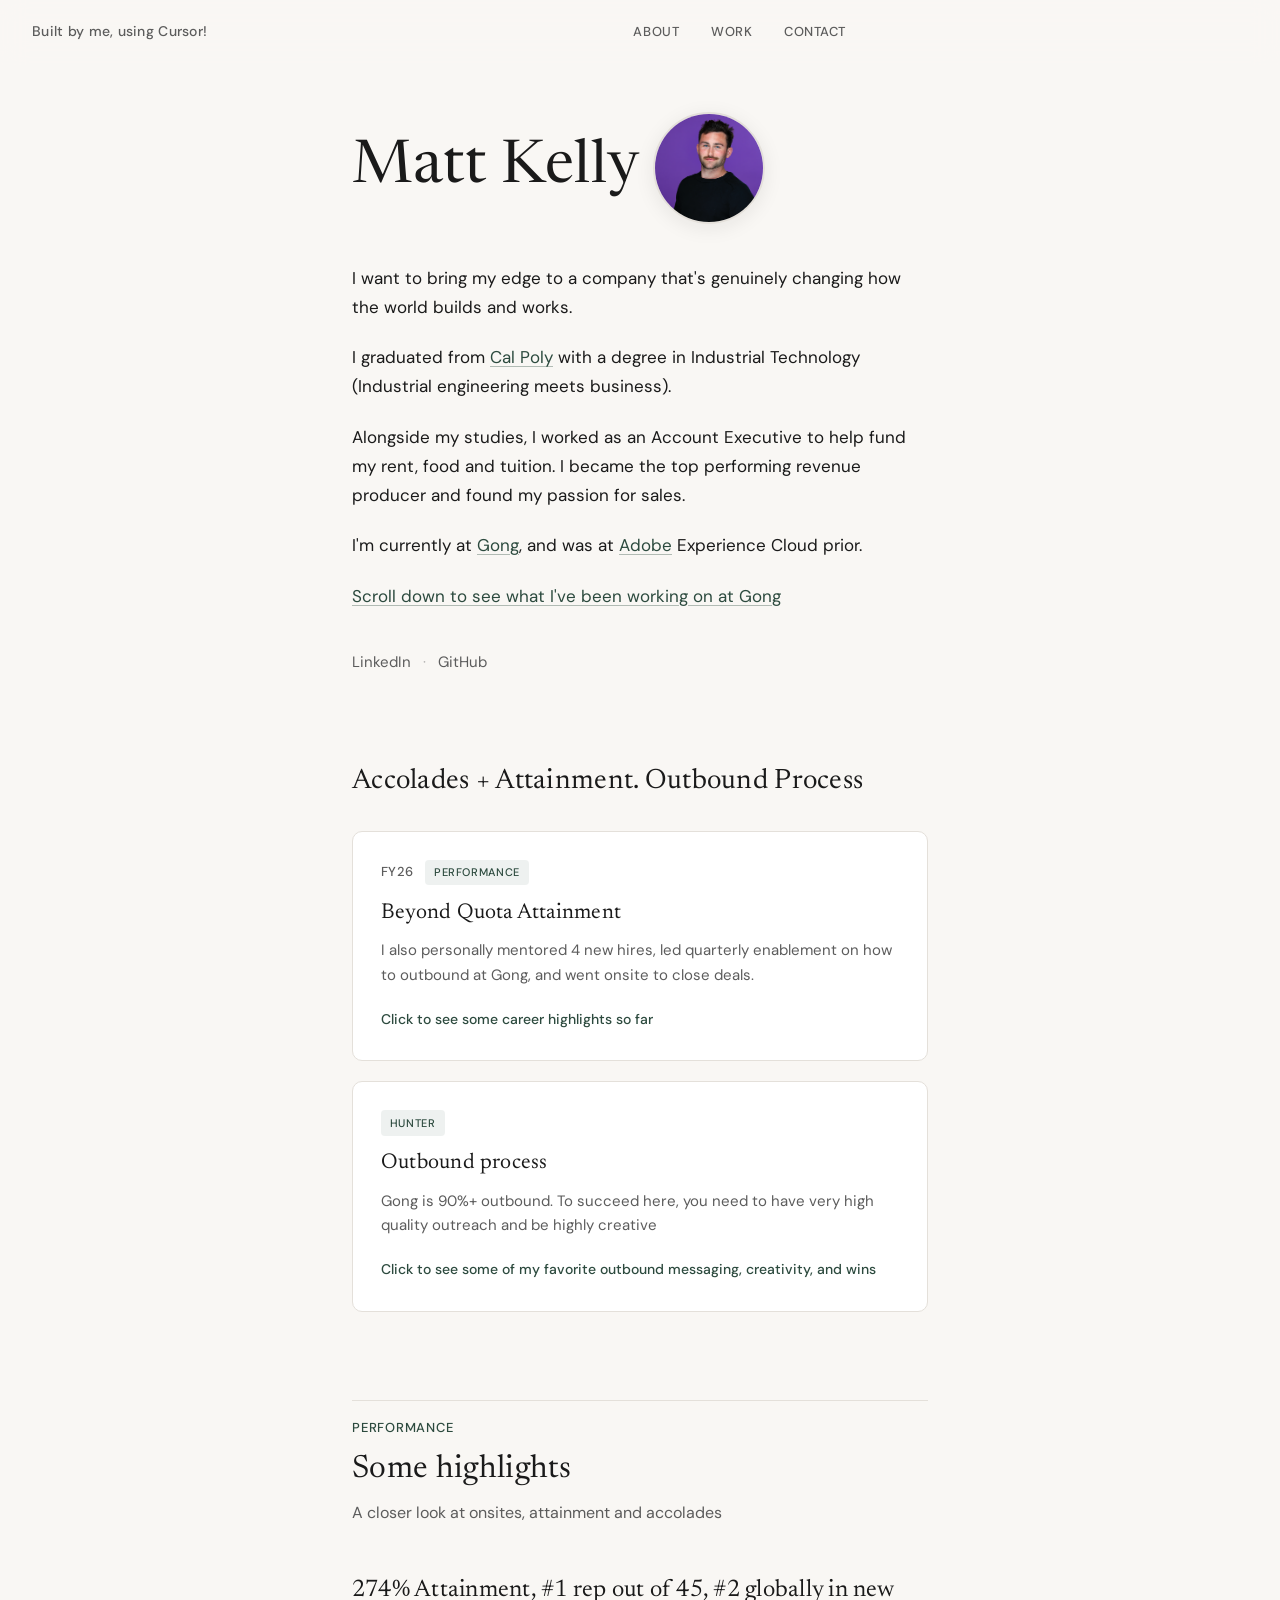
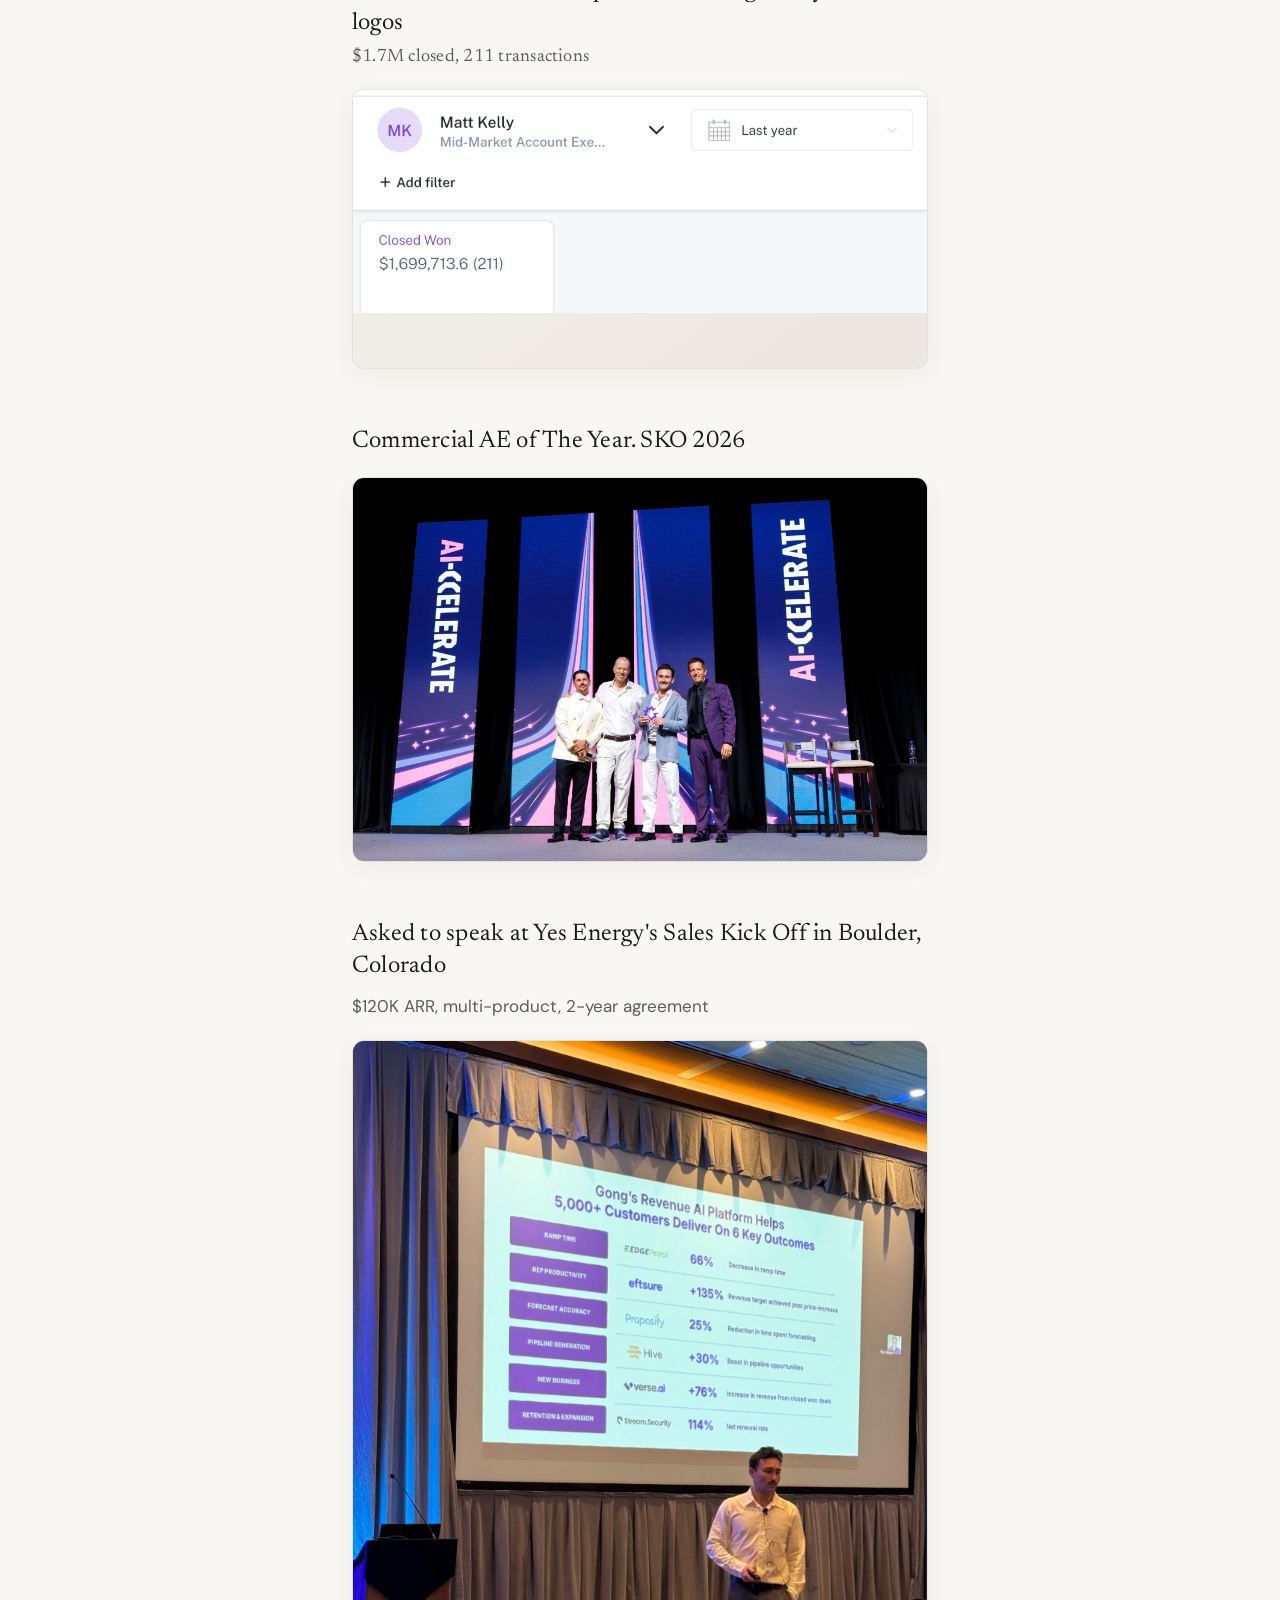
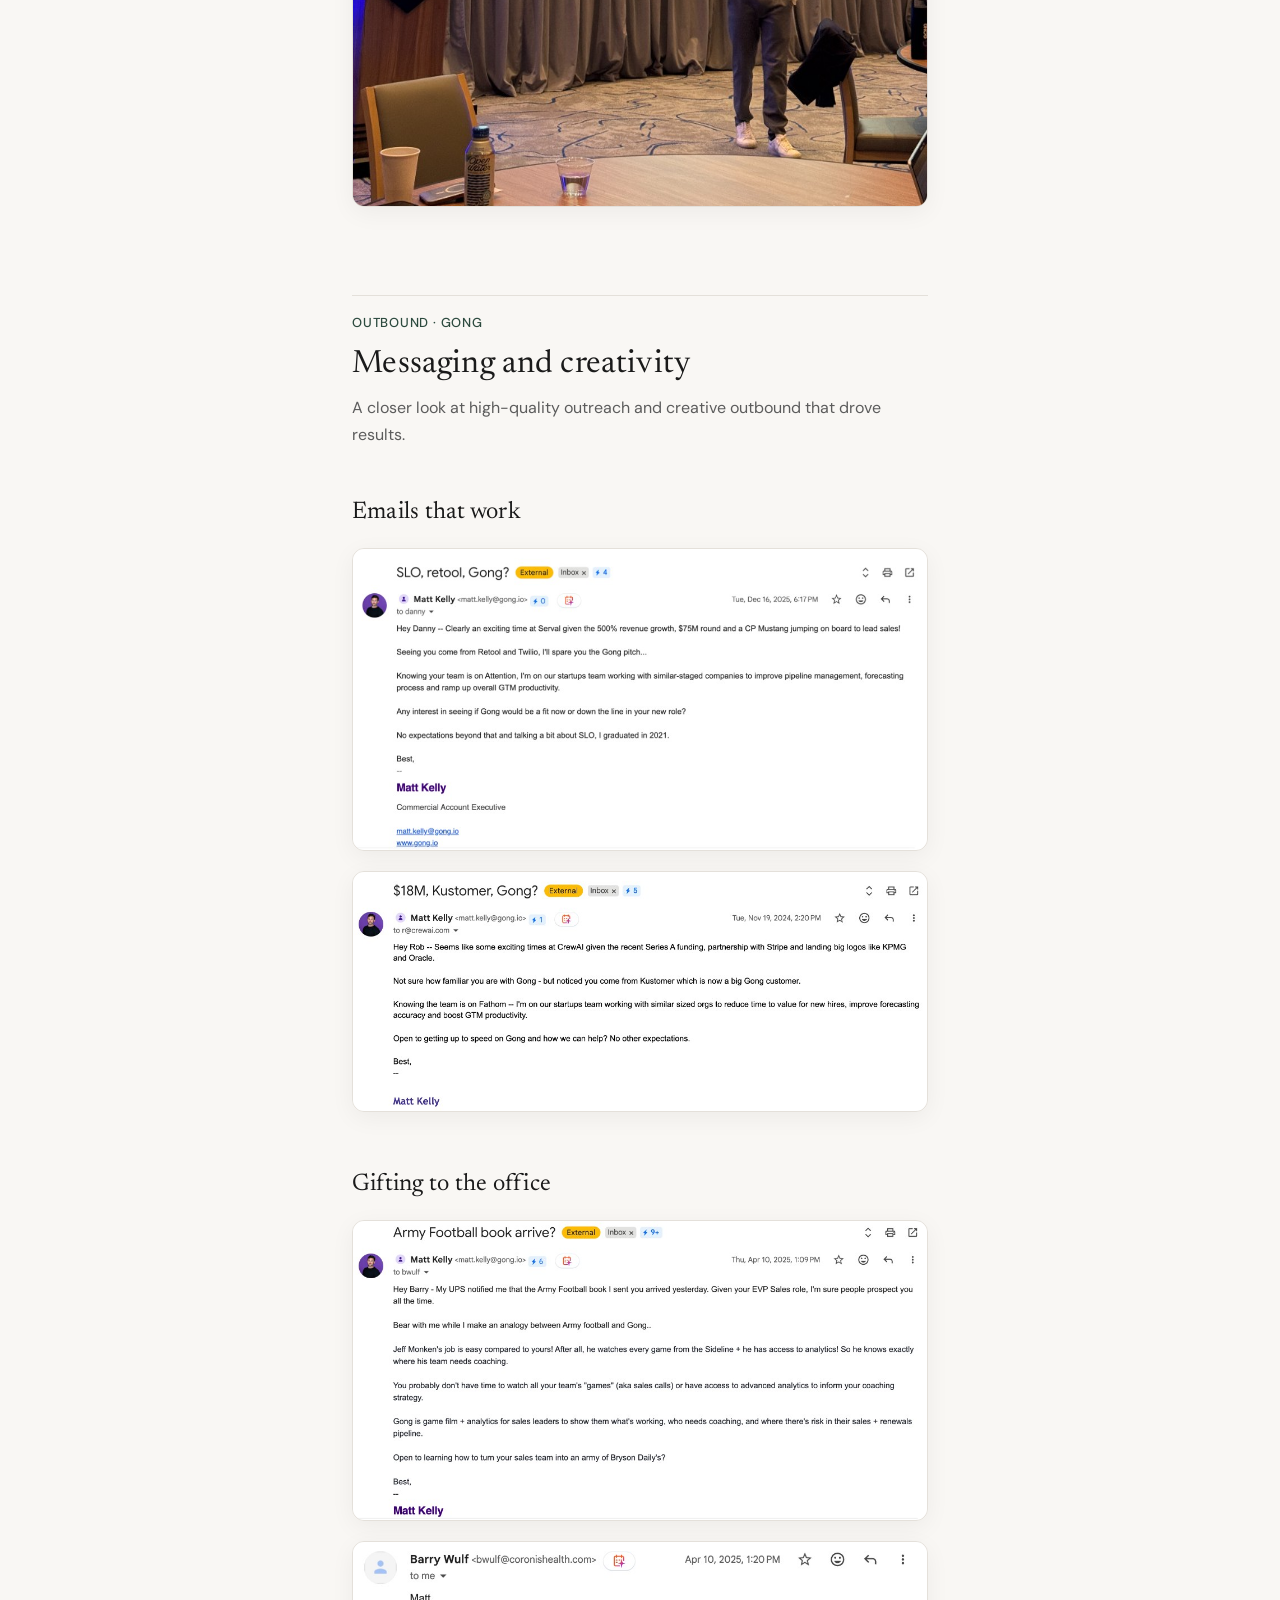
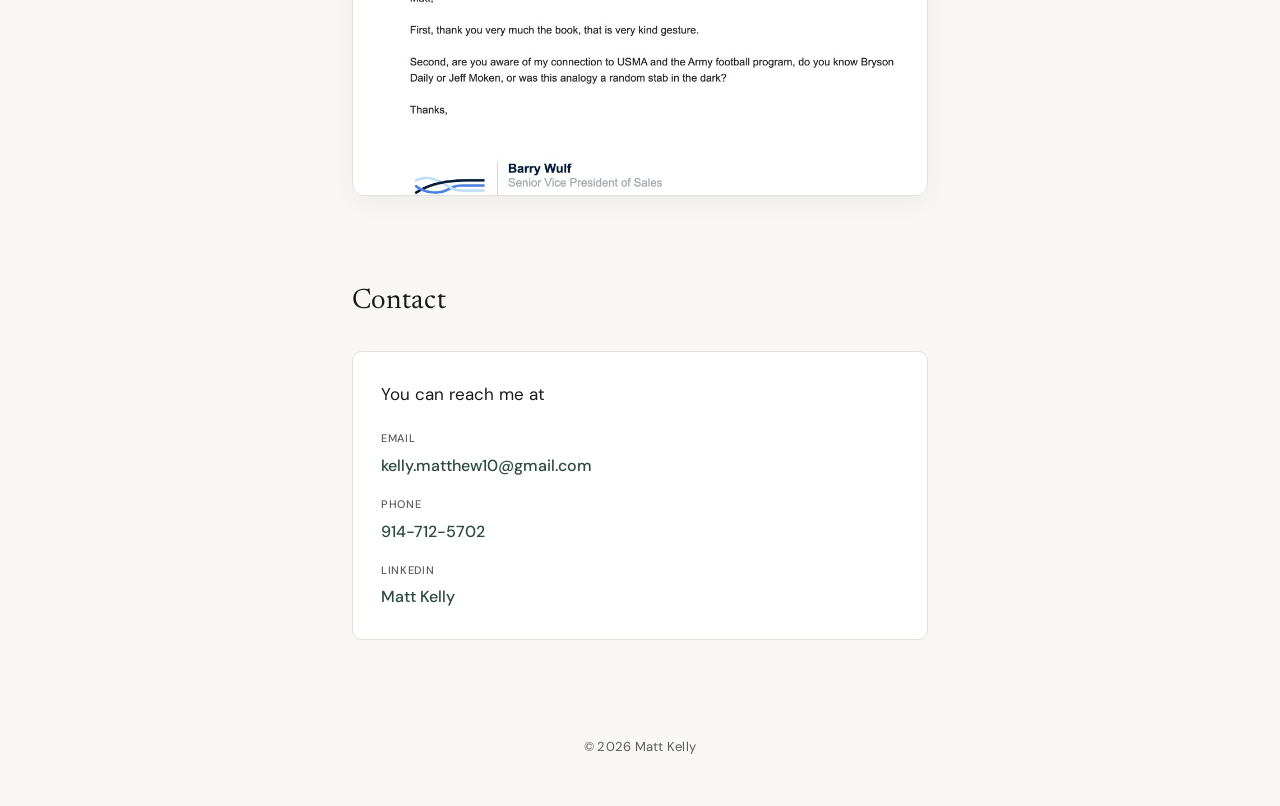
<file: index.html>
<!DOCTYPE html>
<html lang="en">
<head>
  <meta charset="UTF-8">
  <meta name="viewport" content="width=device-width, initial-scale=1.0">
  <meta name="description" content="Personal portfolio — work, projects, and contact.">
  <title>Matt Kelly</title>
  <link rel="preconnect" href="https://fonts.googleapis.com">
  <link rel="preconnect" href="https://fonts.gstatic.com" crossorigin>
  <link href="https://fonts.googleapis.com/css2?family=DM+Sans:ital,opsz,wght@0,9..40,400;0,9..40,500;1,9..40,400&family=Newsreader:ital,opsz,wght@0,6..72,400;0,6..72,500;1,6..72,400&display=swap" rel="stylesheet">
  <link rel="stylesheet" href="style.css">
</head>
<body>

  <header class="site-header">
    <p class="site-badge">Built by me, using Cursor!</p>
    <nav class="nav" aria-label="Primary">
      <a href="#about" class="nav-link">About</a>
      <a href="#work" class="nav-link">Work</a>
      <a href="#contact" class="nav-link">Contact</a>
    </nav>
  </header>

  <main>

    <section id="about" class="section hero">
      <div class="hero-intro">
        <a
          href="https://www.linkedin.com/in/matthewkelly10/"
          class="name-button"
          target="_blank"
          rel="noopener noreferrer"
          aria-label="Visit my LinkedIn profile"
        >
          Matt Kelly
        </a>
        <img
          src="images/headshot.png"
          alt="Matt Kelly"
          class="headshot"
          width="112"
          height="112"
        >
      </div>

      <div class="prose fade-in">
        <p>
          I want to bring my edge to a company that's genuinely changing how the
          world builds and works.
        </p>
        <p>
          I graduated from
          <a href="https://www.calpoly.edu" target="_blank" rel="noopener noreferrer">Cal Poly</a>
          with a degree in Industrial Technology (Industrial engineering meets business).
        </p>
        <p>
          Alongside my studies, I worked as an Account Executive to help
          fund my rent, food and tuition. I became the top performing revenue
          producer and found my passion for sales.
        </p>
        <p>
          I'm currently at
          <a href="https://www.gong.io" target="_blank" rel="noopener noreferrer">Gong</a>, and was at
          <a href="https://www.adobe.com/" target="_blank" rel="noopener noreferrer">Adobe</a>
          Experience Cloud prior.
        </p>
        <p>
          <a href="#work">
            Scroll down to see what I've been working on at Gong
          </a>
        </p>
      </div>

      <div class="social-links fade-in">
        <a href="https://www.linkedin.com/in/matthewkelly10/" target="_blank" rel="noopener noreferrer">LinkedIn</a>
        <span class="divider" aria-hidden="true">·</span>
        <a href="https://github.com/kellymatthew10-oss/ideal-adventure" target="_blank" rel="noopener noreferrer">GitHub</a>
      </div>
    </section>

    <section id="work" class="section work">
      <h2 class="section-title fade-in">Accolades + Attainment. Outbound Process</h2>

      <div class="project-grid">

        <article class="project-card fade-in">
          <div class="project-meta">
            <span class="project-year">FY26</span>
            <span class="project-tag">Performance</span>
          </div>
          <h3 class="project-title">Beyond Quota Attainment</h3>
          <p class="project-description">
            I also personally mentored 4 new hires, led quarterly enablement on how to
            outbound at Gong, and went onsite to close deals.
          </p>
          <a href="#performance" class="project-link">
            Click to see some career highlights so far
          </a>
        </article>

        <article class="project-card fade-in">
          <div class="project-meta">
            <span class="project-tag">Hunter</span>
          </div>
          <h3 class="project-title">Outbound process</h3>
          <p class="project-description">
            Gong is 90%+ outbound. To succeed here, you need to have very high quality
            outreach and be highly creative
          </p>
          <a href="#outbound" class="project-link">
            Click to see some of my favorite outbound messaging, creativity, and wins
          </a>
        </article>

      </div>
    </section>

    <section id="performance" class="section work-detail" aria-labelledby="performance-heading">
      <header class="work-detail-header fade-in">
        <p class="work-detail-eyebrow">Performance</p>
        <h2 id="performance-heading" class="work-detail-title">Some highlights</h2>
        <p class="work-detail-intro">
          A closer look at onsites, attainment and accolades
        </p>
      </header>

      <div class="media-block fade-in">
        <h3 class="media-heading">
          274% Attainment, #1 rep out of 45, #2 globally in new logos<br>
          <span class="media-heading-sub">$1.7M closed, 211 transactions</span>
        </h3>
        <div class="media-frame media-frame--image">
          <img
            src="images/new-logos.png"
            alt="Matt Kelly — #2 globally in new logos, $1,699,713.6 closed won across 211 deals"
            class="media-image"
          >
        </div>
      </div>

      <div class="media-block fade-in">
        <h3 class="media-heading">Commercial AE of The Year. SKO 2026</h3>
        <div class="media-frame media-frame--image">
          <img
            src="images/sko-award.png"
            alt="Commercial AE of the Year award at Gong SKO 2026"
            class="media-image"
          >
        </div>
      </div>

      <div class="media-block fade-in">
        <h3 class="media-heading">Asked to speak at Yes Energy's Sales Kick Off in Boulder, Colorado</h3>
        <p class="media-detail">$120K ARR, multi-product, 2-year agreement</p>
        <div class="media-frame media-frame--image">
          <img
            src="images/yes-energy-sko.png"
            alt="Matt Kelly speaking at Yes Energy's Sales Kick Off in Boulder, Colorado"
            class="media-image"
          >
        </div>
      </div>
    </section>

    <section id="outbound" class="section work-detail" aria-labelledby="outbound-heading">
      <header class="work-detail-header fade-in">
        <p class="work-detail-eyebrow">Outbound · Gong</p>
        <h2 id="outbound-heading" class="work-detail-title">Messaging and creativity</h2>
        <p class="work-detail-intro">
          A closer look at high-quality outreach and creative outbound that drove results.
        </p>
      </header>

      <div class="media-block fade-in">
        <h3 class="media-heading">Emails that work</h3>
        <div class="media-stack">
          <div class="media-frame media-frame--image">
            <img
              src="images/outbound-messaging.png"
              alt="Outbound email to Danny at Serval — personalized Gong outreach referencing revenue growth, Retool, and Twilio"
              class="media-image"
            >
          </div>
          <div class="media-frame media-frame--image">
            <img
              src="images/outbound-creativity.png"
              alt="Outbound email to Rob at CrewAI — personalized outreach referencing Series A, Stripe partnership, and Kustomer background"
              class="media-image"
            >
          </div>
        </div>
      </div>

      <div class="media-block fade-in">
        <h3 class="media-heading">Gifting to the office</h3>
        <div class="media-stack">
          <div class="media-frame media-frame--image">
            <img
              src="images/outbound-army-email.png"
              alt="Outbound email to Barry — Army Football book and Gong coaching analogy"
              class="media-image"
            >
          </div>
          <div class="media-frame media-frame--image">
            <img
              src="images/outbound-army-reply.png"
              alt="Reply from Barry Wulf thanking Matt for the book and asking about the USMA personalization"
              class="media-image"
            >
          </div>
        </div>
      </div>
    </section>

    <section id="contact" class="section contact">
      <h2 class="section-title fade-in">Contact</h2>
      <div class="contact-card fade-in">
        <p class="contact-lead">You can reach me at</p>
        <ul class="contact-list">
          <li class="contact-item">
            <span class="contact-label">Email</span>
            <a href="mailto:kelly.matthew10@gmail.com">kelly.matthew10@gmail.com</a>
          </li>
          <li class="contact-item">
            <span class="contact-label">Phone</span>
            <a href="tel:+19147125702">914-712-5702</a>
          </li>
          <li class="contact-item">
            <span class="contact-label">LinkedIn</span>
            <a href="https://www.linkedin.com/in/matthewkelly10/" target="_blank" rel="noopener noreferrer">Matt Kelly</a>
          </li>
        </ul>
      </div>
    </section>

  </main>

  <footer class="site-footer fade-in">
    <p>© <span id="year"></span> Matt Kelly</p>
  </footer>

  <script src="script.js"></script>
</body>
</html>
</file>
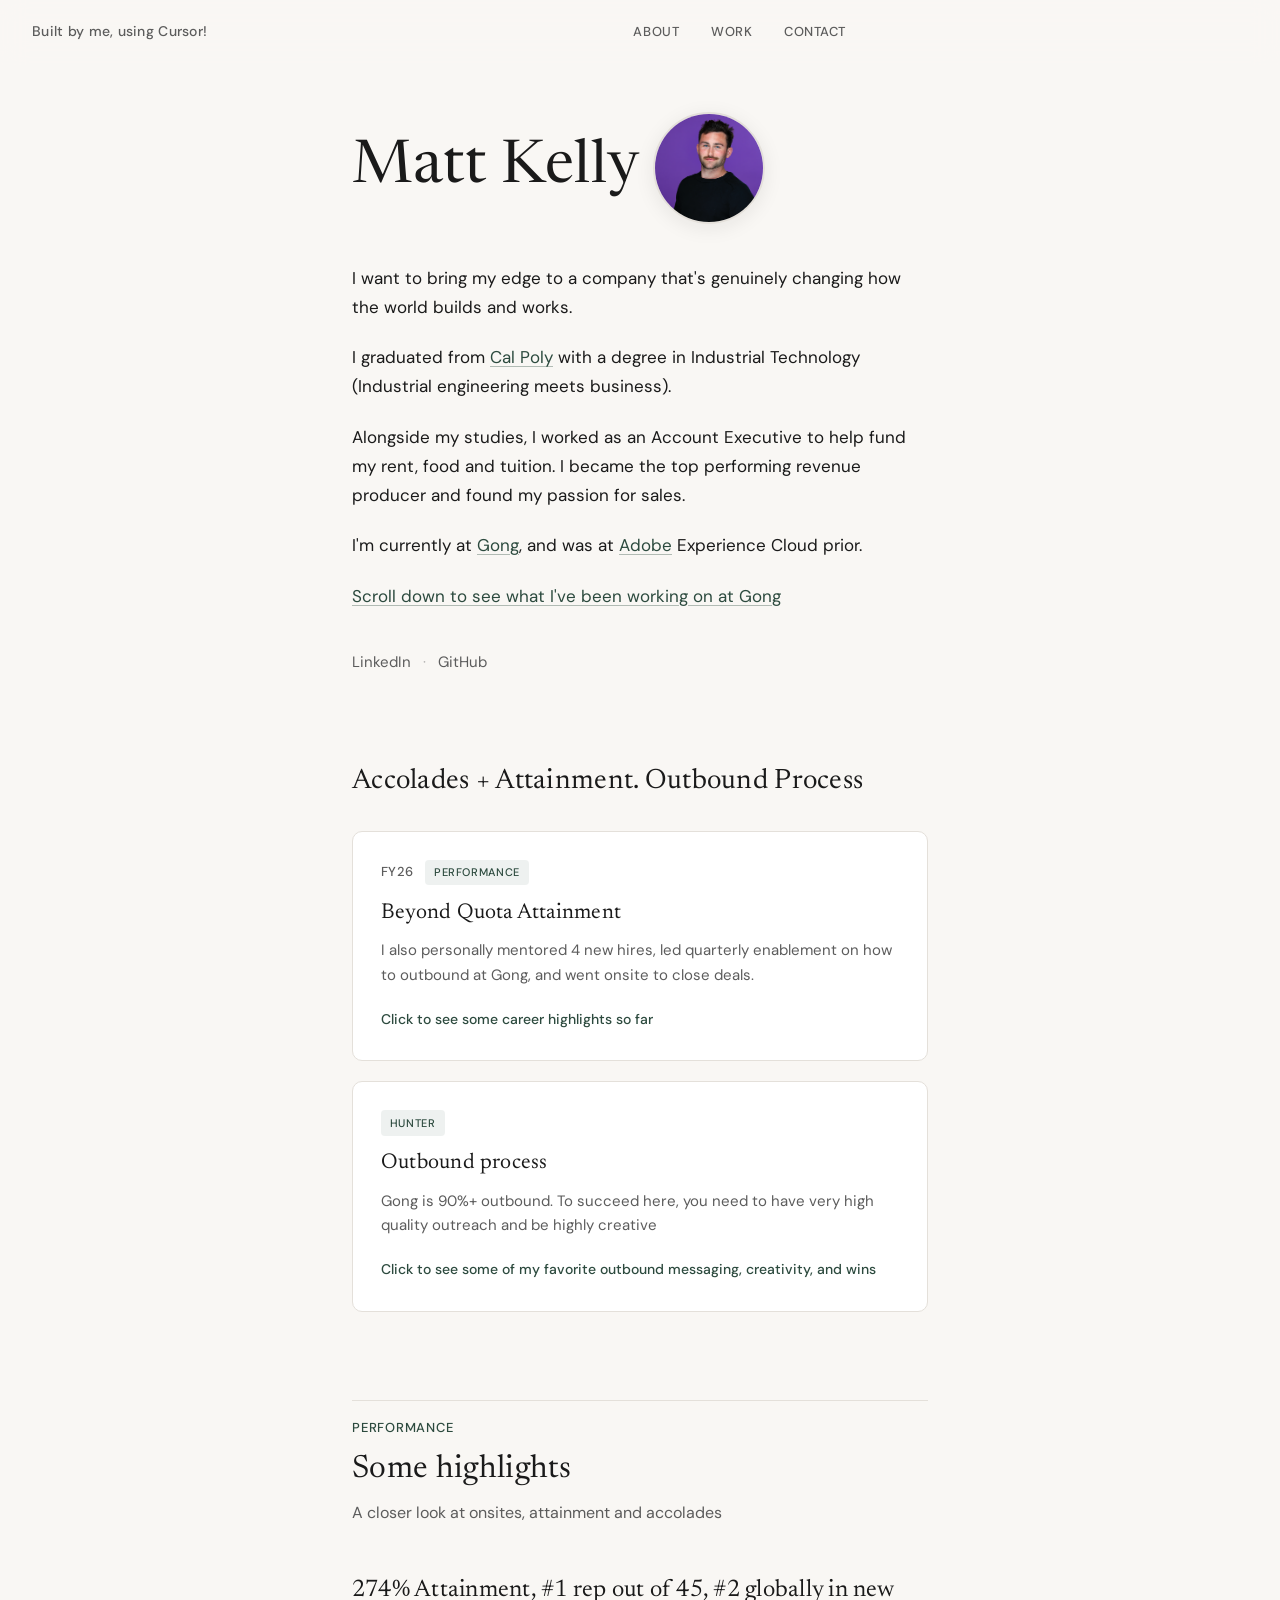
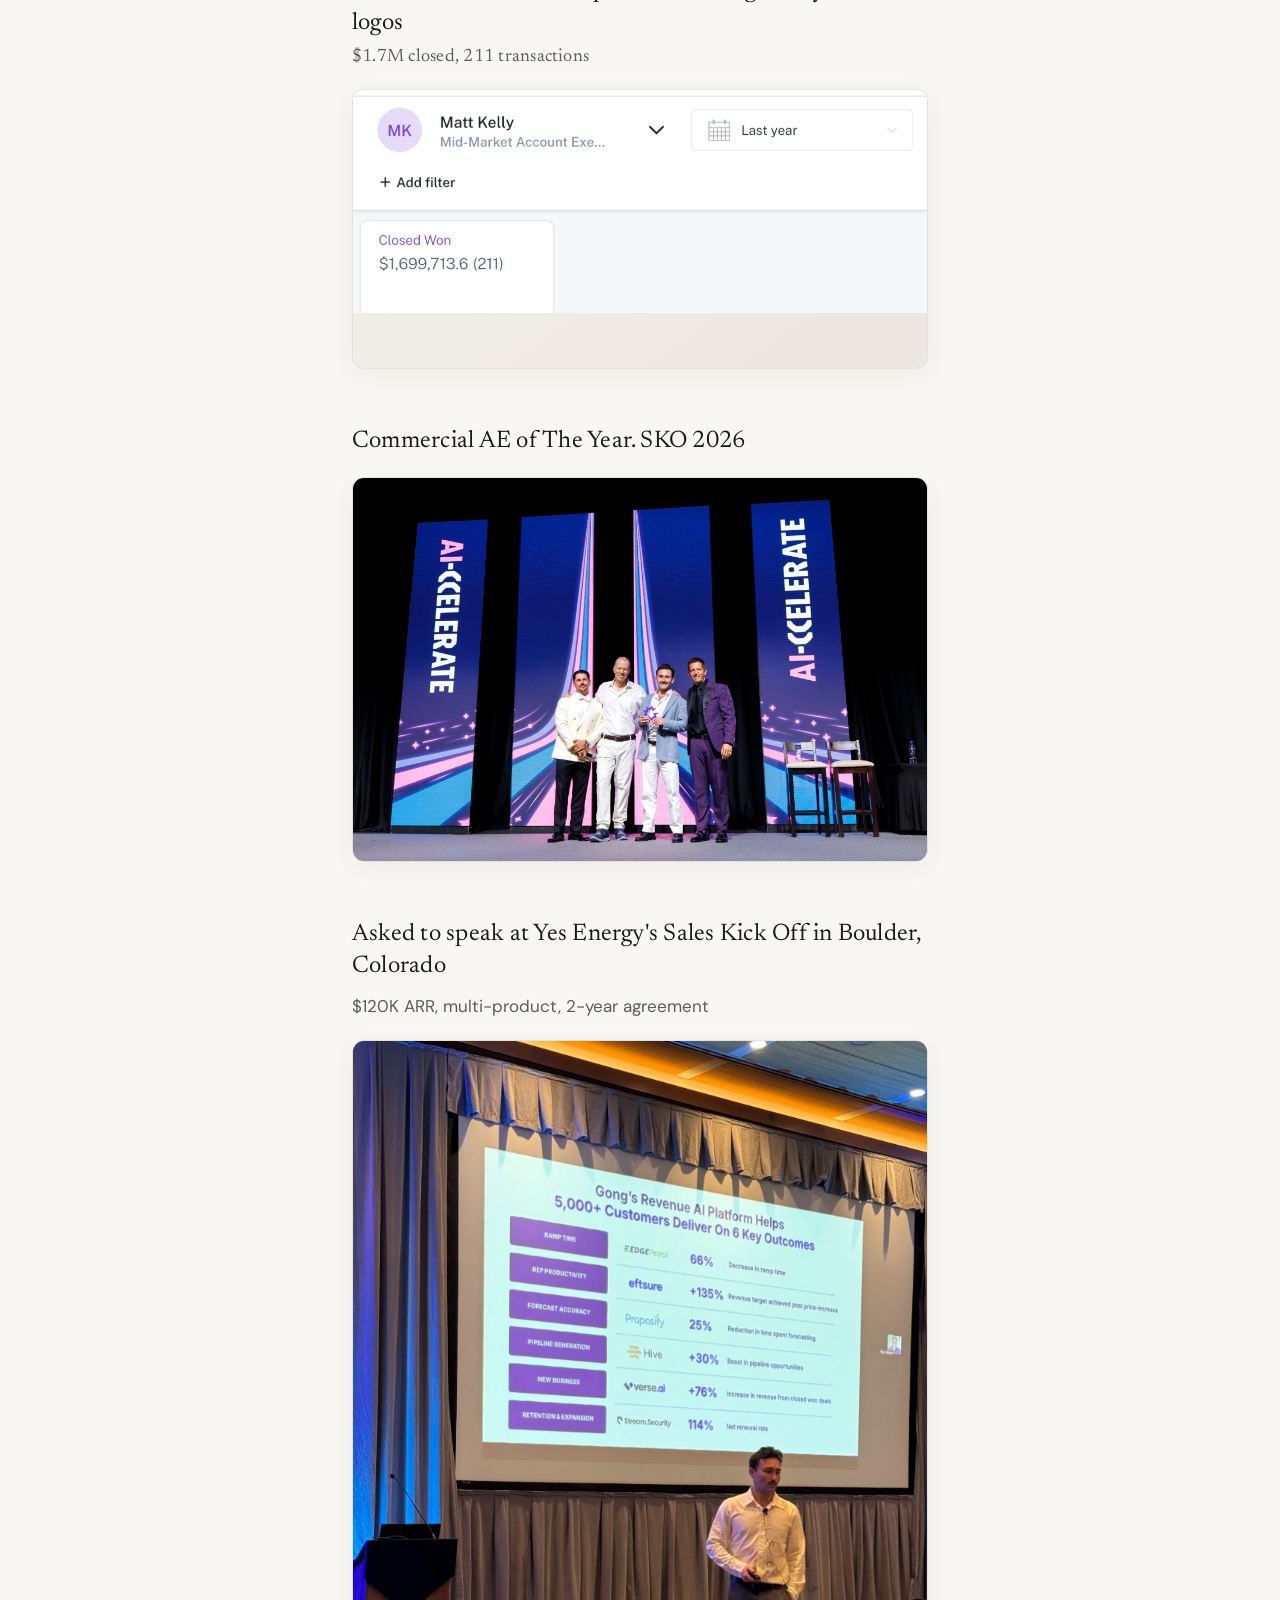
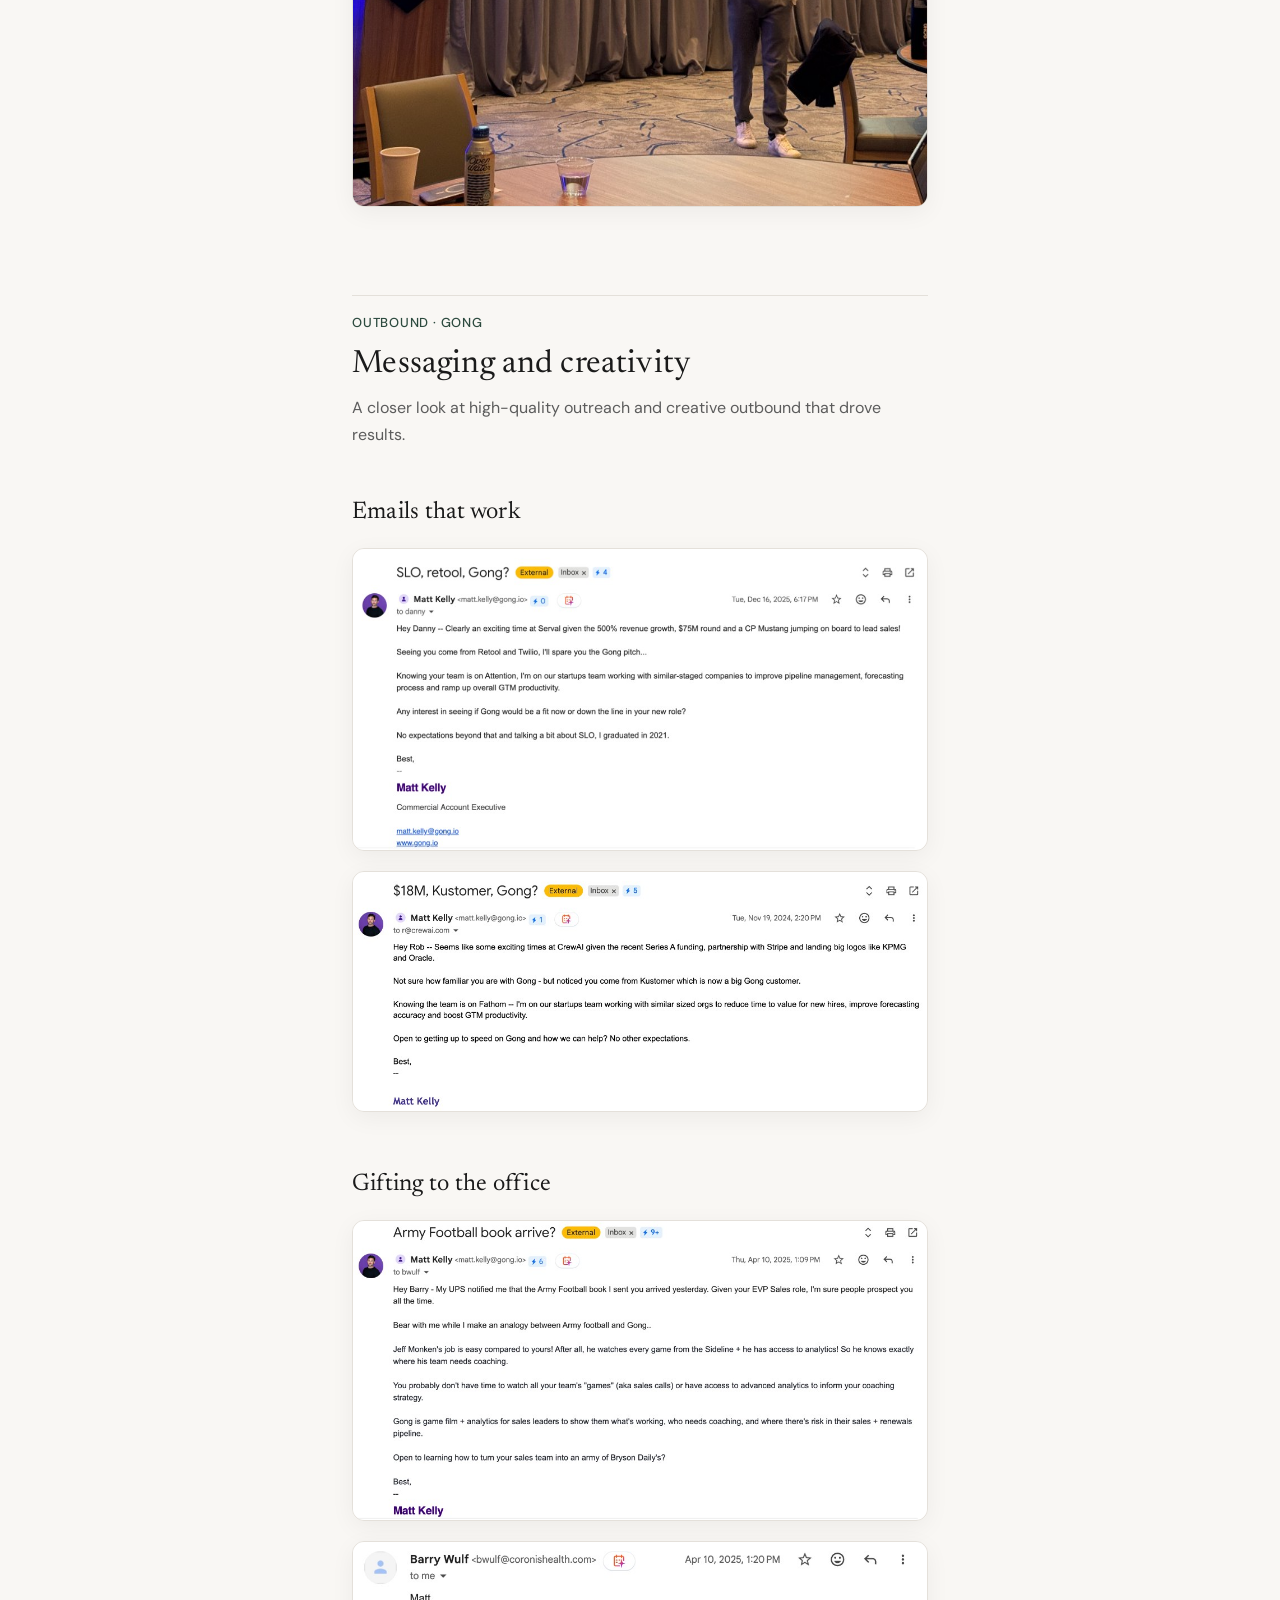
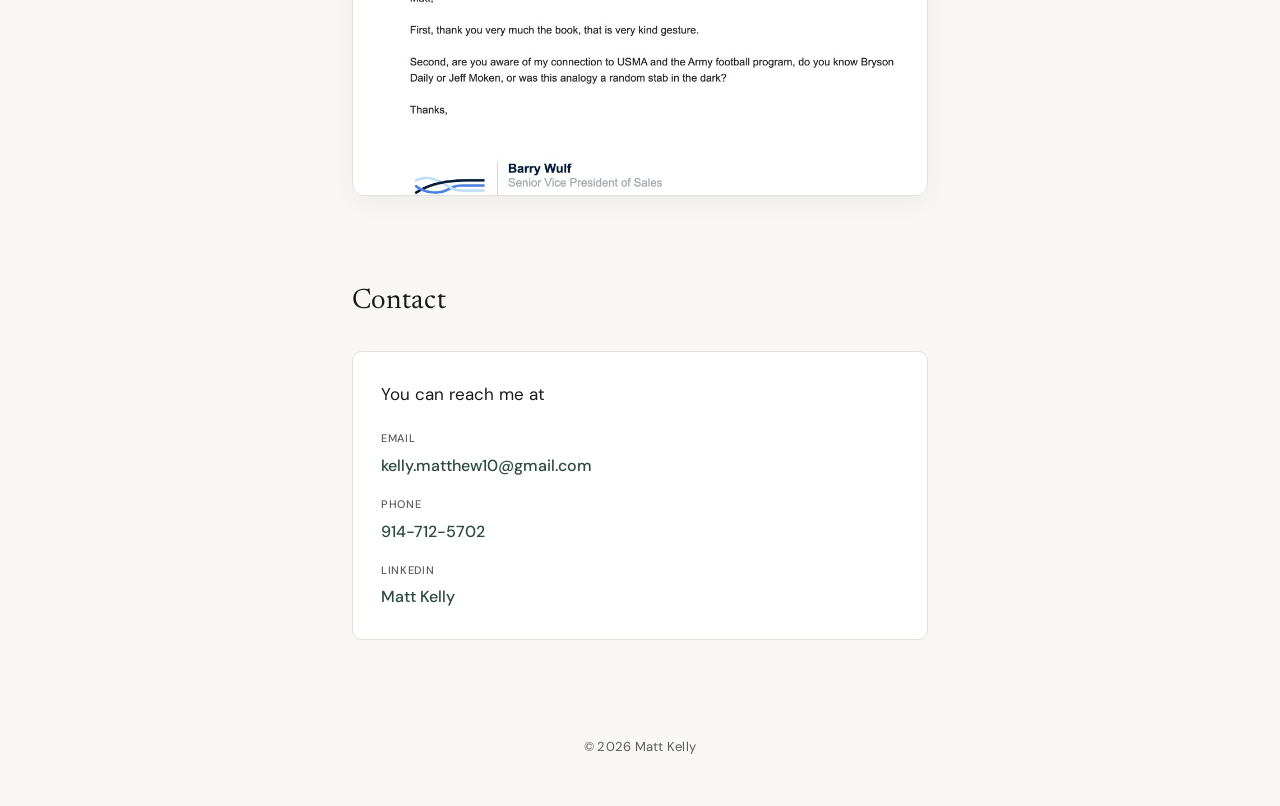
<file: beyond-quota.html>
<!DOCTYPE html>
<html lang="en">
<head>
  <meta charset="UTF-8">
  <meta http-equiv="refresh" content="0; url=index.html#performance">
  <meta name="viewport" content="width=device-width, initial-scale=1.0">
  <title>Beyond Quota Attainment · Matt Kelly</title>
  <link rel="canonical" href="index.html#performance">
  <script>location.replace("index.html#performance");</script>
</head>
<body>
  <p><a href="index.html#performance">Go to performance highlights</a></p>
</body>
</html>
</file>
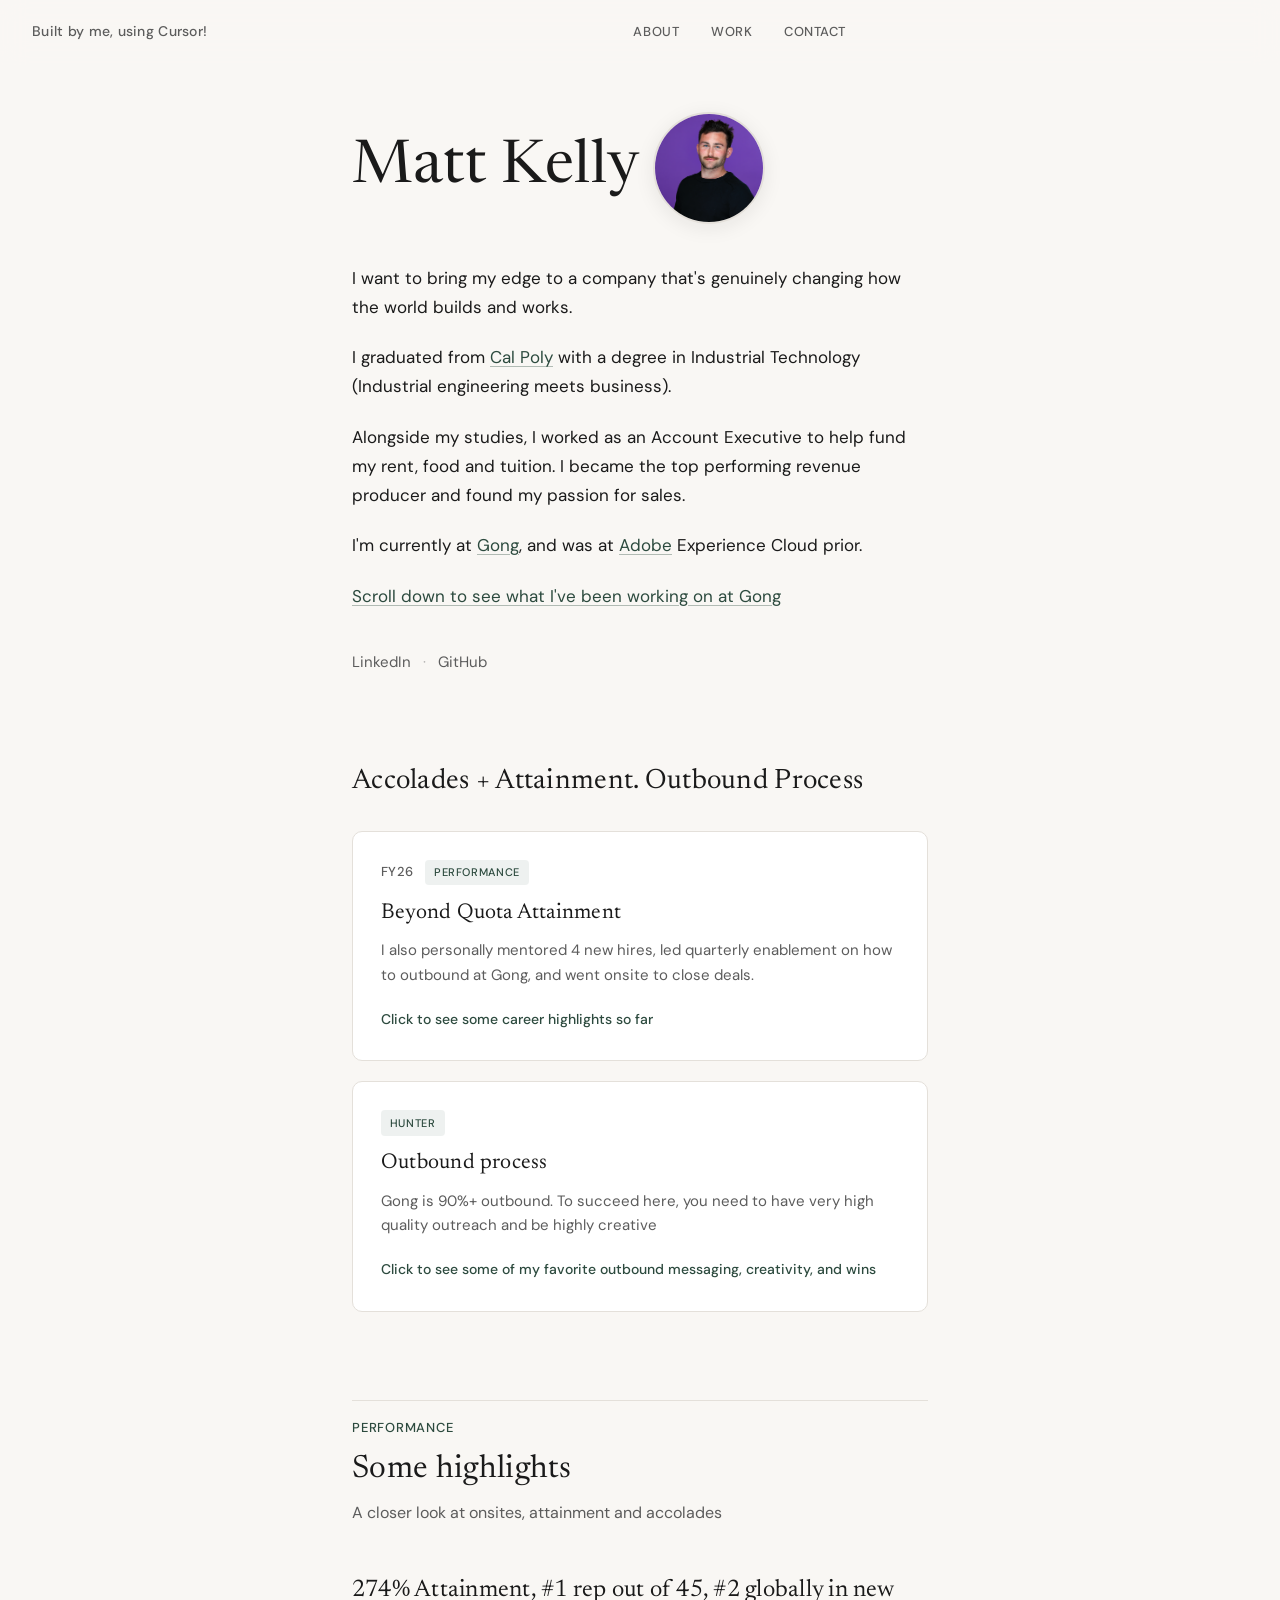
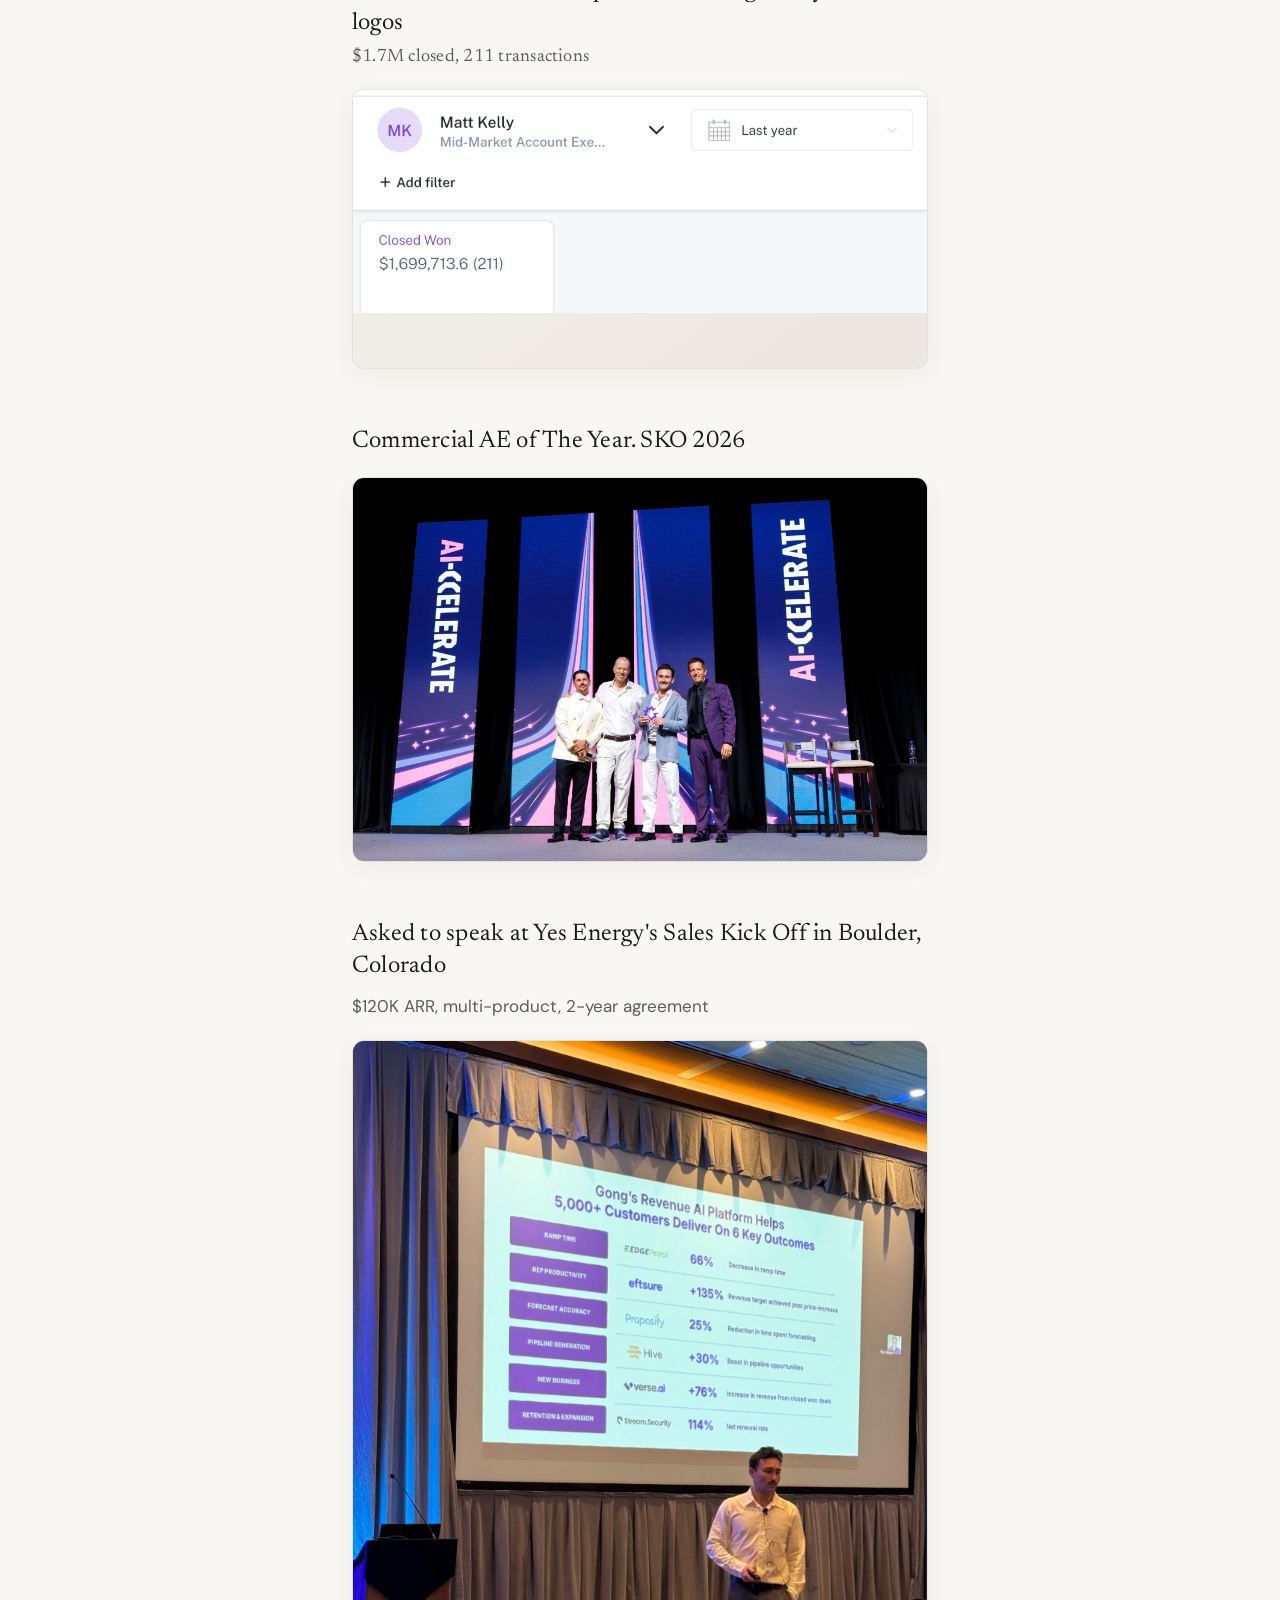
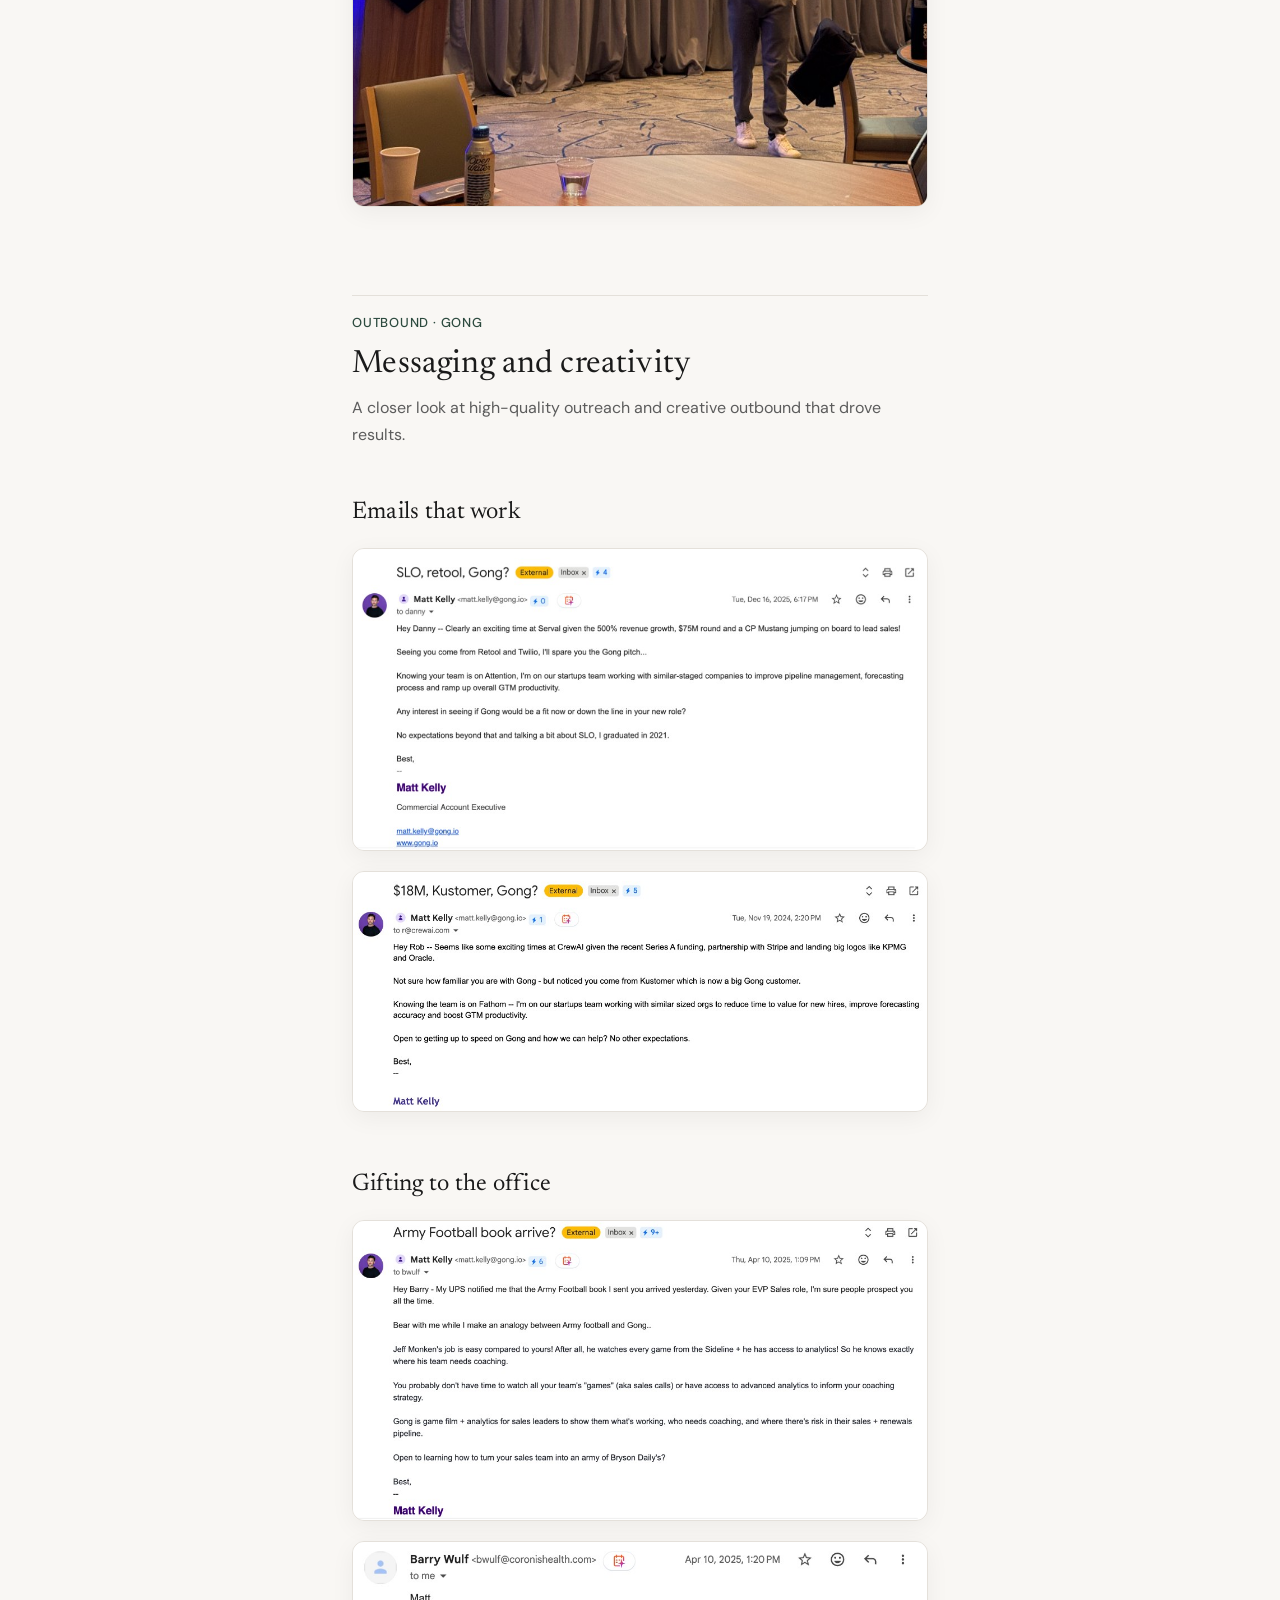
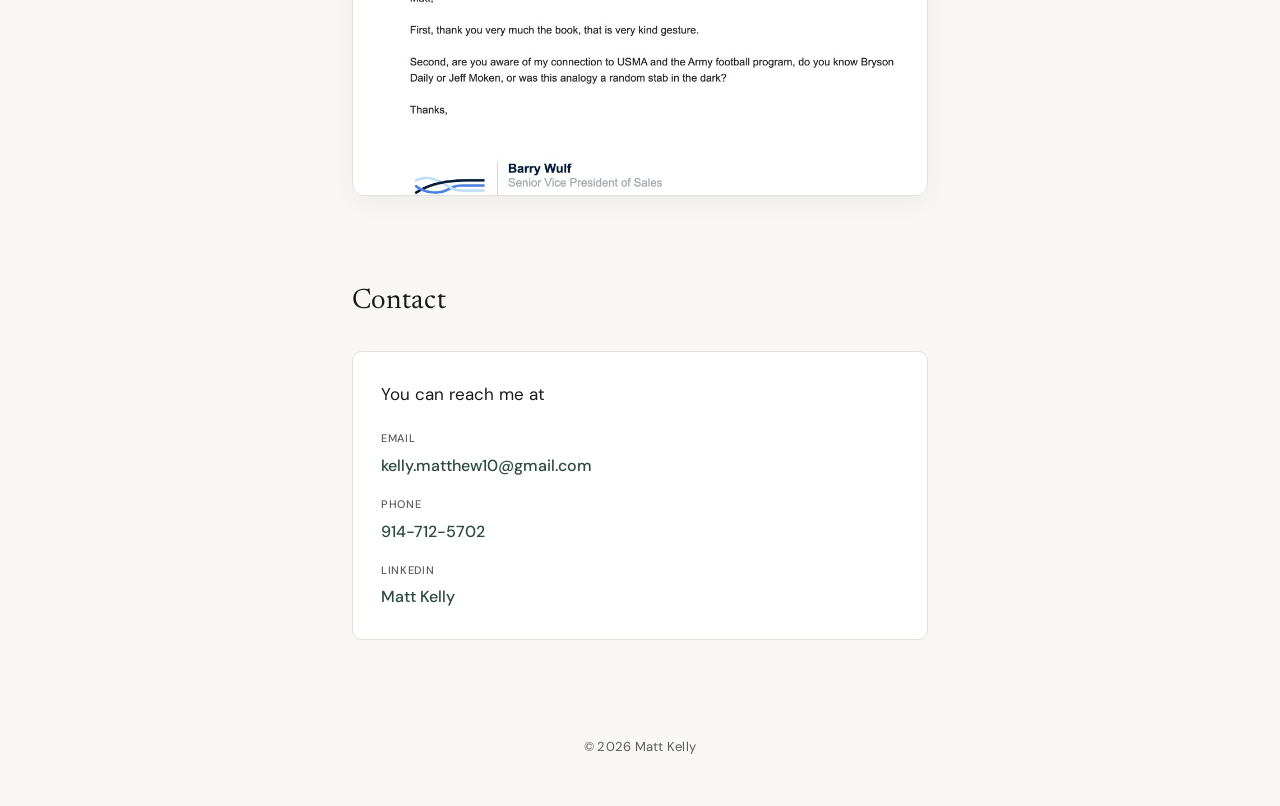
<file: outbound.html>
<!DOCTYPE html>
<html lang="en">
<head>
  <meta charset="UTF-8">
  <meta http-equiv="refresh" content="0; url=index.html#outbound">
  <meta name="viewport" content="width=device-width, initial-scale=1.0">
  <title>Outbound Process · Matt Kelly</title>
  <link rel="canonical" href="index.html#outbound">
  <script>location.replace("index.html#outbound");</script>
</head>
<body>
  <p><a href="index.html#outbound">Go to outbound highlights</a></p>
</body>
</html>
</file>
<file: style.css>
/* ── Reset & base ─────────────────────────────────────────────── */

*,
*::before,
*::after {
  box-sizing: border-box;
  margin: 0;
  padding: 0;
}

:root {
  --bg: #f9f7f4;
  --bg-card: #ffffff;
  --text: #1a1a1a;
  --text-muted: #5c5c5c;
  --accent: #2c4a3e;
  --accent-hover: #1e3329;
  --border: #e4e0da;
  --link-underline: rgba(44, 74, 62, 0.35);

  --font-serif: "Newsreader", Georgia, "Times New Roman", serif;
  --font-sans: "DM Sans", system-ui, -apple-system, sans-serif;

  --max-width: 640px;
  --section-gap: 5.5rem;
  --ease: cubic-bezier(0.25, 0.46, 0.45, 0.94);
}

html {
  scroll-behavior: smooth;
  -webkit-font-smoothing: antialiased;
  -moz-osx-font-smoothing: grayscale;
}

body {
  font-family: var(--font-sans);
  font-size: 1.0625rem;
  line-height: 1.7;
  color: var(--text);
  background-color: var(--bg);
  min-height: 100vh;
}

/* ── Layout ───────────────────────────────────────────────────── */

.site-header {
  position: fixed;
  top: 0;
  left: 0;
  right: 0;
  z-index: 100;
  display: flex;
  align-items: center;
  gap: 1.5rem;
  padding: 1.25rem 2rem;
  background: rgba(249, 247, 244, 0.85);
  backdrop-filter: blur(12px);
  -webkit-backdrop-filter: blur(12px);
  border-bottom: 1px solid transparent;
  transition: border-color 0.4s var(--ease);
}

.site-header.scrolled {
  border-bottom-color: var(--border);
}

.site-badge {
  font-size: 0.875rem;
  font-weight: 500;
  letter-spacing: 0.02em;
  color: var(--text-muted);
  white-space: nowrap;
  flex-shrink: 0;
}

.nav {
  display: flex;
  justify-content: center;
  flex: 1;
  gap: 2rem;
  margin: 0;
}

main {
  max-width: var(--max-width);
  margin: 0 auto;
  padding: 7rem 2rem 4rem;
}

.section {
  margin-bottom: var(--section-gap);
  scroll-margin-top: 6rem;
}

.section:last-child {
  margin-bottom: 0;
}

/* ── Navigation links ─────────────────────────────────────────── */

.nav-link {
  font-size: 0.8125rem;
  font-weight: 500;
  letter-spacing: 0.04em;
  text-transform: uppercase;
  color: var(--text-muted);
  text-decoration: none;
  transition: color 0.25s var(--ease);
}

.nav-link:hover {
  color: var(--accent);
}

/* ── Hero intro (name + headshot) ─────────────────────────────── */

.hero-intro {
  display: flex;
  align-items: center;
  justify-content: flex-start;
  gap: 0.75rem;
  margin-bottom: 2.5rem;
}

/* ── Name button (LinkedIn) ───────────────────────────────────── */

.name-button {
  display: inline-block;
  font-family: var(--font-serif);
  font-size: clamp(2.75rem, 8vw, 3.75rem);
  font-weight: 400;
  line-height: 1.15;
  color: var(--text);
  text-decoration: none;
  margin-bottom: 0;
  letter-spacing: 0.01em;
  transition:
    color 0.3s var(--ease),
    transform 0.3s var(--ease);
}

.name-button:hover {
  color: var(--accent);
  transform: translateY(-2px);
}

.name-button:focus-visible {
  outline: 2px solid var(--accent);
  outline-offset: 4px;
  border-radius: 2px;
}

.headshot {
  width: clamp(88px, 22vw, 112px);
  height: clamp(88px, 22vw, 112px);
  border-radius: 50%;
  object-fit: cover;
  flex-shrink: 0;
  border: 2px solid var(--border);
  box-shadow: 0 4px 20px rgba(26, 26, 26, 0.08);
}

/* ── Prose & inline links ─────────────────────────────────────── */

.prose p {
  margin-bottom: 1.35rem;
  color: var(--text);
}

.prose p:last-child {
  margin-bottom: 0;
}

.prose a,
.contact-text a,
.project-title a,
.project-link,
.social-links a {
  color: var(--accent);
  text-decoration: underline;
  text-decoration-color: var(--link-underline);
  text-underline-offset: 3px;
  transition:
    color 0.25s var(--ease),
    text-decoration-color 0.25s var(--ease);
}

.prose a:hover,
.contact-text a:hover,
.project-title a:hover,
.project-link:hover,
.social-links a:hover {
  color: var(--accent-hover);
  text-decoration-color: var(--accent);
}

/* ── Social links ─────────────────────────────────────────────── */

.social-links {
  margin-top: 2.5rem;
  font-size: 0.9375rem;
  color: var(--text-muted);
}

.social-links a {
  text-decoration: none;
  color: var(--text-muted);
}

.social-links a:hover {
  color: var(--accent);
}

.divider {
  margin: 0 0.5rem;
  opacity: 0.45;
}

/* ── Section titles ───────────────────────────────────────────── */

.section-title {
  font-family: var(--font-serif);
  font-size: 1.75rem;
  font-weight: 400;
  color: var(--text);
  margin-bottom: 2rem;
  line-height: 1.25;
  letter-spacing: 0.01em;
}

/* ── Project cards ────────────────────────────────────────────── */

.project-grid {
  display: flex;
  flex-direction: column;
  gap: 1.25rem;
}

.project-card {
  position: relative;
  background: var(--bg-card);
  border: 1px solid var(--border);
  border-radius: 10px;
  padding: 1.75rem;
  cursor: pointer;
  transition:
    border-color 0.35s var(--ease),
    box-shadow 0.35s var(--ease),
    transform 0.35s var(--ease);
}

.project-card:hover,
.project-card:focus-within,
.project-card.fade-in.visible:hover,
.project-card.fade-in.visible:focus-within {
  border-color: #d4cfc6;
  box-shadow: 0 8px 28px rgba(26, 26, 26, 0.08);
  transform: scale(1.02) translateY(-4px);
}

.project-meta {
  display: flex;
  align-items: center;
  gap: 0.75rem;
  margin-bottom: 0.85rem;
}

.project-year {
  font-size: 0.8125rem;
  font-weight: 500;
  color: var(--text-muted);
  letter-spacing: 0.02em;
}

.project-tag {
  font-size: 0.6875rem;
  font-weight: 500;
  text-transform: uppercase;
  letter-spacing: 0.06em;
  color: var(--accent);
  background: rgba(44, 74, 62, 0.08);
  padding: 0.2rem 0.55rem;
  border-radius: 4px;
}

.project-title {
  font-family: var(--font-serif);
  font-size: 1.35rem;
  font-weight: 400;
  line-height: 1.35;
  margin-bottom: 0.65rem;
  letter-spacing: 0.01em;
}

.project-title a {
  color: var(--text);
  text-decoration: none;
}

.project-title a:hover {
  color: var(--accent);
}

.project-description {
  font-size: 0.9375rem;
  color: var(--text-muted);
  line-height: 1.65;
  margin-bottom: 1rem;
}

.project-link {
  position: static;
  font-size: 0.875rem;
  font-weight: 500;
  text-decoration: none;
  color: var(--accent);
}

.project-link::after {
  content: "";
  position: absolute;
  inset: 0;
  z-index: 1;
  border-radius: inherit;
}

.project-link:hover,
.project-card:hover .project-link {
  text-decoration: underline;
  text-decoration-color: var(--link-underline);
}

/* ── Work detail (inline proof sections) ──────────────────────── */

.work-detail {
  padding-top: 1rem;
  border-top: 1px solid var(--border);
}

.work-detail-header {
  margin-bottom: 3rem;
}

.work-detail-eyebrow {
  font-size: 0.8125rem;
  font-weight: 500;
  letter-spacing: 0.06em;
  text-transform: uppercase;
  color: var(--accent);
  margin-bottom: 0.65rem;
}

.work-detail-title {
  font-family: var(--font-serif);
  font-size: clamp(1.5rem, 4vw, 2rem);
  font-weight: 400;
  line-height: 1.2;
  letter-spacing: 0.01em;
  margin-bottom: 0.75rem;
}

.work-detail-intro {
  font-size: 1rem;
  color: var(--text-muted);
  line-height: 1.65;
  max-width: 36rem;
}

.work-detail .media-block {
  margin-bottom: 3.5rem;
}

.work-detail .media-block:last-child {
  margin-bottom: 0;
}

/* Stagger work detail media blocks */
.work-detail .media-block.fade-in:nth-child(2) { transition-delay: 0s; }
.work-detail .media-block.fade-in:nth-child(3) { transition-delay: 0.08s; }
.work-detail .media-block.fade-in:nth-child(4) { transition-delay: 0.16s; }
.work-detail .media-block.fade-in:nth-child(5) { transition-delay: 0.24s; }

/* ── Contact ──────────────────────────────────────────────────── */

.contact-card {
  background: var(--bg-card);
  border: 1px solid var(--border);
  border-radius: 10px;
  padding: 1.75rem;
}

.contact-lead {
  font-size: 1.0625rem;
  color: var(--text);
  margin-bottom: 1.25rem;
}

.contact-list {
  list-style: none;
  display: flex;
  flex-direction: column;
  gap: 1rem;
}

.contact-item {
  display: flex;
  flex-direction: column;
  gap: 0.25rem;
}

.contact-label {
  font-size: 0.6875rem;
  font-weight: 500;
  text-transform: uppercase;
  letter-spacing: 0.06em;
  color: var(--text-muted);
}

.contact-item a {
  font-size: 1rem;
  font-weight: 500;
  color: var(--accent);
  text-decoration: none;
  transition: color 0.25s var(--ease);
}

.contact-item a:hover {
  color: var(--accent-hover);
  text-decoration: underline;
  text-decoration-color: var(--link-underline);
  text-underline-offset: 3px;
}

.contact-text {
  font-size: 1.0625rem;
  color: var(--text);
  line-height: 1.7;
}

.email-link {
  font-weight: 500;
}

/* ── Footer ───────────────────────────────────────────────────── */

.site-footer {
  max-width: var(--max-width);
  margin: 0 auto;
  padding: 2rem 2rem 3rem;
  text-align: center;
}

.site-footer p {
  font-size: 0.8125rem;
  color: var(--text-muted);
  letter-spacing: 0.02em;
}

/* ── Scroll animations (initial state) ───────────────────────── */

.fade-in {
  opacity: 0;
  transform: translateY(18px);
  transition:
    opacity 0.7s var(--ease),
    transform 0.7s var(--ease);
}

.fade-in.visible {
  opacity: 1;
  transform: translateY(0);
}

/* Stagger children inside hero */
.hero .fade-in:nth-child(2) { transition-delay: 0.1s; }
.hero .fade-in:nth-child(3) { transition-delay: 0.2s; }

/* Stagger project cards */
.project-card.fade-in:nth-child(1) { transition-delay: 0s; }
.project-card.fade-in:nth-child(2) { transition-delay: 0.1s; }
.project-card.fade-in:nth-child(3) { transition-delay: 0.2s; }

/* ── Reduced motion ───────────────────────────────────────────── */

@media (prefers-reduced-motion: reduce) {
  html {
    scroll-behavior: auto;
  }

  .fade-in {
    opacity: 1;
    transform: none;
    transition: none;
  }

  .name-button:hover,
  .project-card:hover,
  .project-card.fade-in.visible:hover {
    transform: none;
  }
}

/* ── Responsive ───────────────────────────────────────────────── */

@media (max-width: 600px) {
  .site-header {
    flex-wrap: wrap;
    gap: 0.75rem;
    padding: 1rem 1.25rem;
  }

  .site-badge {
    font-size: 0.8125rem;
  }

  .nav {
    flex-basis: 100%;
    gap: 1.5rem;
  }

  main {
    padding: 6rem 1.25rem 3rem;
  }

  .section {
    margin-bottom: 4rem;
  }

  .project-card {
    padding: 1.35rem;
  }
}

/* ── Detail page (See more) ───────────────────────────────────── */

.detail-page {
  max-width: 720px;
}

.back-link {
  display: inline-block;
  font-size: 0.875rem;
  font-weight: 500;
  color: var(--text-muted);
  text-decoration: none;
  margin-bottom: 2.5rem;
  transition: color 0.25s var(--ease);
}

.back-link:hover {
  color: var(--accent);
}

.detail-header {
  margin-bottom: 4rem;
}

.detail-eyebrow {
  font-size: 0.8125rem;
  font-weight: 500;
  letter-spacing: 0.06em;
  text-transform: uppercase;
  color: var(--accent);
  margin-bottom: 0.75rem;
}

.detail-title {
  font-family: var(--font-serif);
  font-size: clamp(2rem, 6vw, 2.75rem);
  font-weight: 400;
  line-height: 1.2;
  letter-spacing: 0.01em;
  margin-bottom: 1rem;
}

.detail-intro {
  font-size: 1.0625rem;
  color: var(--text-muted);
  line-height: 1.7;
  max-width: 36rem;
}

.media-block {
  margin-bottom: 4rem;
}

.media-block:last-child {
  margin-bottom: 0;
}

.media-heading {
  font-family: var(--font-serif);
  font-size: 1.5rem;
  font-weight: 400;
  line-height: 1.35;
  margin-bottom: 1.25rem;
  letter-spacing: 0.01em;
}

.media-frame {
  border: 1px solid var(--border);
  border-radius: 12px;
  overflow: hidden;
  background: var(--bg-card);
  box-shadow: 0 6px 24px rgba(26, 26, 26, 0.05);
}

.media-frame--video {
  aspect-ratio: 16 / 9;
  background: #1a1a1a;
}

.media-frame--image {
  min-height: 280px;
  background: linear-gradient(145deg, #f3f0eb 0%, #ebe6df 100%);
}

.media-stack {
  display: flex;
  flex-direction: column;
  gap: 1.25rem;
}

.media-stack .media-frame--image {
  min-height: 0;
}

.media-video {
  display: block;
  width: 100%;
  height: 100%;
  object-fit: cover;
}

.media-image {
  display: block;
  width: 100%;
  height: auto;
  vertical-align: middle;
}

.media-heading-sub {
  display: block;
  margin-top: 0.35rem;
  font-size: 1.125rem;
  color: var(--text-muted);
}

.media-detail {
  font-size: 1.0625rem;
  color: var(--text-muted);
  line-height: 1.5;
  margin: -0.5rem 0 1.25rem;
}

.media-caption {
  margin-top: 0.85rem;
  font-size: 0.8125rem;
  color: var(--text-muted);
  line-height: 1.5;
}

.media-caption code {
  font-family: ui-monospace, "SF Mono", Menlo, monospace;
  font-size: 0.75rem;
  background: rgba(44, 74, 62, 0.08);
  padding: 0.1rem 0.35rem;
  border-radius: 4px;
}

/* Stagger detail page sections */
.media-block.fade-in:nth-child(3) { transition-delay: 0s; }
.media-block.fade-in:nth-child(4) { transition-delay: 0.08s; }
.media-block.fade-in:nth-child(5) { transition-delay: 0.16s; }
.media-block.fade-in:nth-child(6) { transition-delay: 0.24s; }

@media (max-width: 600px) {
  .detail-header {
    margin-bottom: 3rem;
  }

  .media-block {
    margin-bottom: 3rem;
  }
}
</file>
